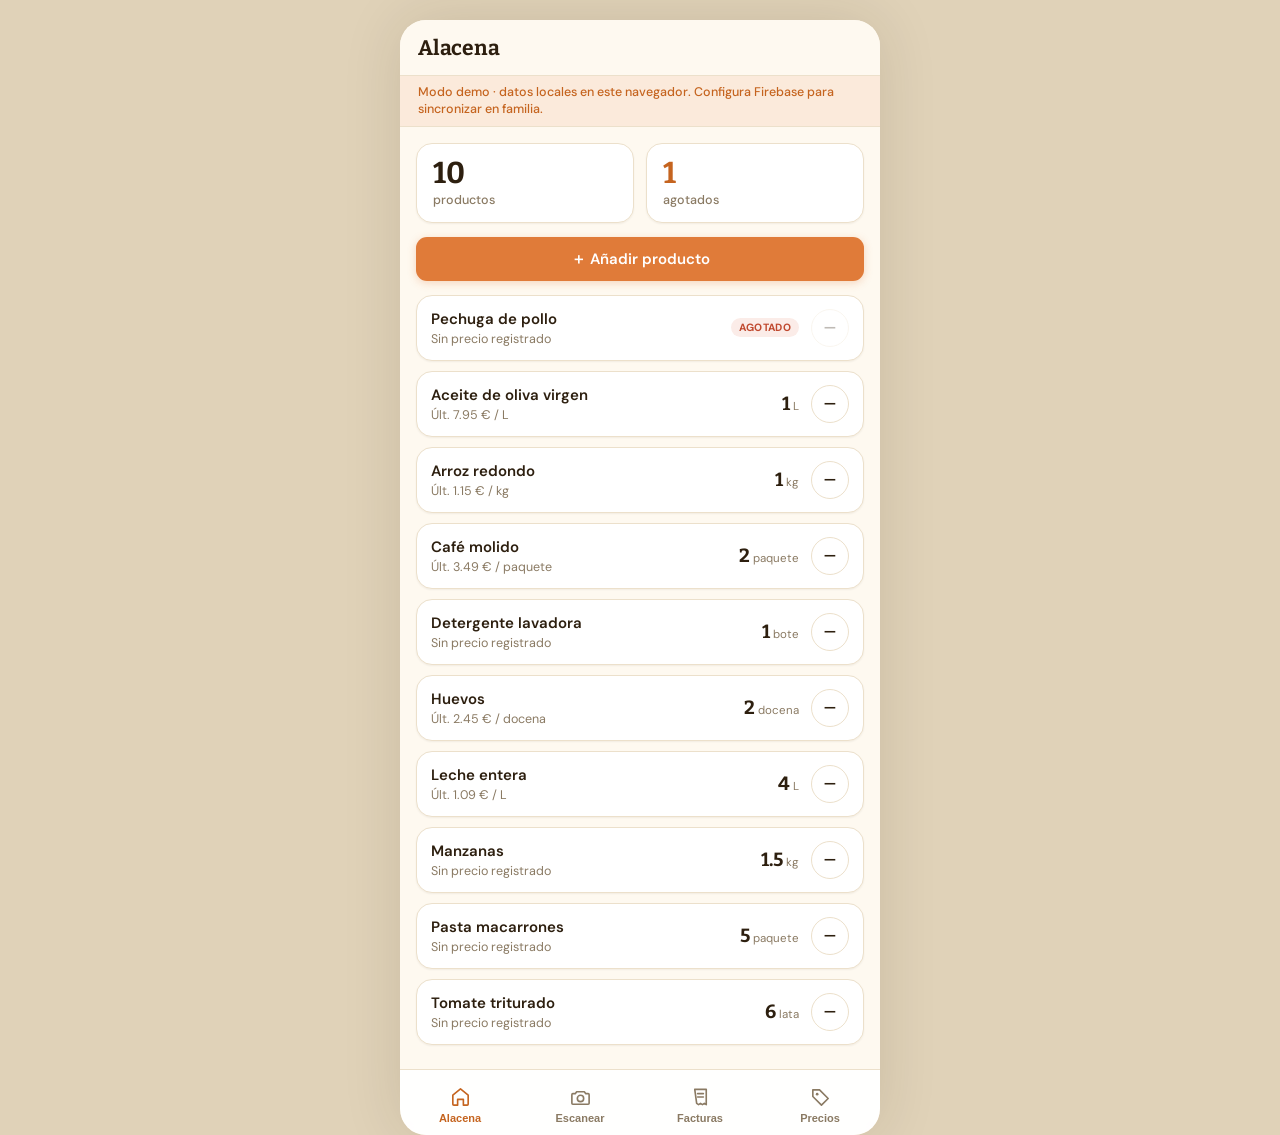
<file: design_handoff_alacena/src/index.html>
<!DOCTYPE html>
<html lang="es">
<head>
  <meta charset="UTF-8" />
  <meta name="viewport" content="width=device-width, initial-scale=1.0, maximum-scale=1.0, viewport-fit=cover" />
  <meta name="theme-color" content="#e07b39" />
  <title>Alacena</title>
  <link rel="preconnect" href="https://fonts.googleapis.com" />
  <link rel="preconnect" href="https://fonts.gstatic.com" crossorigin />
  <link href="https://fonts.googleapis.com/css2?family=Bitter:wght@500;600;700&family=DM+Sans:opsz,wght@9..40,400;9..40,500;9..40,600;9..40,700&display=swap" rel="stylesheet" />
  <link rel="stylesheet" href="styles.css" />
</head>
<body>
  <div id="app" class="booting">
    <header id="topbar">
      <button id="topbar-back" class="topbar-back" hidden aria-label="Volver">←</button>
      <h1 id="topbar-title">Alacena</h1>
    </header>

    <div id="demo-banner" class="demo-banner" hidden>
      <span>Modo demo · datos locales en este navegador. Configura Firebase para sincronizar en familia.</span>
    </div>

    <main id="screen"></main>

    <nav id="bottomnav"></nav>
  </div>

  <script type="module" src="app.js"></script>
</body>
</html>
</file>
<file: design_handoff_alacena/src/styles.css>
/* ==========================================================================
   ALACENA — hoja de estilos (mobile-first, vainilla)
   Paleta cálida de cocina: crema, terracota, marrón.
   ========================================================================== */

:root {
  --bg: #fef9f0;
  --surface: #ffffff;
  --surface-2: #f7efe1;
  --soft: #f0e8d8;
  --line: #ece0cb;
  --primary: #e07b39;
  --primary-dark: #c5641f;
  --primary-soft: #fbeadb;
  --text: #2d1f0f;
  --muted: #8a7a63;
  --up: #c0492f;     /* sube de precio: malo */
  --down: #2f7d4f;   /* baja de precio: bueno */
  --shadow: 0 1px 2px rgba(45, 31, 15, 0.04), 0 6px 18px rgba(45, 31, 15, 0.06);
  --shadow-sm: 0 1px 2px rgba(45, 31, 15, 0.06);
  --radius: 16px;
  --radius-sm: 11px;
  --app-w: 480px;
  --nav-h: 66px;
  --top-h: 56px;
}

* { box-sizing: border-box; }
html, body { margin: 0; padding: 0; height: 100%; }

/* El atributo [hidden] debe ganar siempre a display:flex/grid */
[hidden] { display: none !important; }

/* Iconos SVG de línea */
.icon { display: block; fill: none; stroke: currentColor; stroke-width: 1.7; stroke-linecap: round; stroke-linejoin: round; }

body {
  font-family: "DM Sans", system-ui, sans-serif;
  background: #e9ddc7;
  color: var(--text);
  -webkit-font-smoothing: antialiased;
  text-rendering: optimizeLegibility;
}

/* App frame ----------------------------------------------------------------*/
#app {
  position: relative;
  max-width: var(--app-w);
  margin: 0 auto;
  min-height: 100dvh;
  background: var(--bg);
  display: flex;
  flex-direction: column;
  box-shadow: 0 0 60px rgba(45, 31, 15, 0.12);
  overflow: hidden;
}
#app.booting { visibility: hidden; }

/* Top bar ------------------------------------------------------------------*/
#topbar {
  position: sticky;
  top: 0;
  z-index: 20;
  height: var(--top-h);
  display: flex;
  align-items: center;
  gap: 6px;
  padding: 0 18px;
  padding-top: env(safe-area-inset-top);
  background: var(--bg);
  border-bottom: 1px solid var(--line);
}
#topbar-title {
  font-family: "Bitter", serif;
  font-size: 21px;
  font-weight: 700;
  letter-spacing: -0.01em;
  margin: 0;
  flex: 1;
  white-space: nowrap;
  overflow: hidden;
  text-overflow: ellipsis;
}
.topbar-back {
  border: none;
  background: var(--soft);
  color: var(--text);
  width: 34px; height: 34px;
  border-radius: 10px;
  font-size: 19px;
  cursor: pointer;
  flex: none;
  display: grid;
  place-items: center;
  transition: background .15s;
}
.topbar-back:active { background: var(--line); }

/* Demo banner --------------------------------------------------------------*/
.demo-banner {
  background: var(--primary-soft);
  color: var(--primary-dark);
  font-size: 12.5px;
  font-weight: 500;
  padding: 8px 18px;
  border-bottom: 1px solid var(--line);
  line-height: 1.35;
}

/* Screen container ---------------------------------------------------------*/
#screen {
  flex: 1;
  overflow-y: auto;
  -webkit-overflow-scrolling: touch;
  padding-bottom: calc(var(--nav-h) + env(safe-area-inset-bottom) + 8px);
}
.screen-pad { padding: 16px; }

.loading { padding: 48px 16px; text-align: center; color: var(--muted); }

/* Bottom nav ---------------------------------------------------------------*/
#bottomnav {
  position: absolute;
  bottom: 0; left: 0; right: 0;
  height: calc(var(--nav-h) + env(safe-area-inset-bottom));
  padding-bottom: env(safe-area-inset-bottom);
  display: flex;
  background: rgba(255, 255, 255, 0.92);
  backdrop-filter: blur(12px);
  border-top: 1px solid var(--line);
  z-index: 30;
}
.nav-item {
  flex: 1;
  border: none;
  background: none;
  display: flex;
  flex-direction: column;
  align-items: center;
  justify-content: center;
  gap: 3px;
  cursor: pointer;
  color: var(--muted);
  padding-top: 6px;
  transition: color .15s;
}
.nav-icon { display: grid; place-items: center; color: var(--muted); transition: all .15s; }
.nav-label { font-size: 11px; font-weight: 600; }
.nav-item.active { color: var(--primary-dark); }
.nav-item.active .nav-icon { color: var(--primary-dark); transform: translateY(-1px); }

/* Buttons ------------------------------------------------------------------*/
.btn-primary {
  background: var(--primary);
  color: #fff;
  border: none;
  border-radius: var(--radius-sm);
  font-family: inherit;
  font-size: 15px;
  font-weight: 600;
  padding: 12px 18px;
  cursor: pointer;
  transition: background .15s, transform .05s;
  box-shadow: 0 2px 8px rgba(224, 123, 57, 0.28);
}
.btn-primary:active { transform: translateY(1px); background: var(--primary-dark); }
.btn-primary.block { width: 100%; }
.btn-primary.big { padding: 15px; font-size: 16px; margin-top: 14px; }

.btn-secondary {
  background: var(--primary-soft);
  color: var(--primary-dark);
  border: none;
  border-radius: var(--radius-sm);
  font-family: inherit;
  font-weight: 600;
  font-size: 14px;
  padding: 10px 14px;
  cursor: pointer;
}
.btn-secondary:active { background: #f6dcc4; }

.btn-ghost {
  background: none;
  border: 1.5px solid var(--line);
  color: var(--text);
  border-radius: var(--radius-sm);
  font-family: inherit;
  font-weight: 600;
  font-size: 14px;
  padding: 11px 16px;
  cursor: pointer;
  transition: background .15s;
}
.btn-ghost.block { width: 100%; margin-top: 10px; }
.btn-ghost:active { background: var(--soft); }
.btn-ghost.danger { color: var(--up); border-color: #e8c4bc; }
.btn-ghost.sm, .btn-secondary.sm { padding: 8px 12px; font-size: 13px; }

/* Generic helpers ----------------------------------------------------------*/
.muted { color: var(--muted); }
.sm { font-size: 13px; }
.list { display: flex; flex-direction: column; gap: 10px; margin-top: 14px; }

.notice {
  background: var(--primary-soft);
  color: var(--primary-dark);
  border-radius: var(--radius-sm);
  padding: 11px 13px;
  font-size: 13px;
  line-height: 1.4;
  margin-bottom: 14px;
}
.error-box {
  background: #fbece8;
  color: var(--up);
  border-radius: var(--radius-sm);
  padding: 13px;
  font-size: 13.5px;
  line-height: 1.45;
  white-space: pre-wrap;
  word-break: break-word;
}

/* Empty states -------------------------------------------------------------*/
.empty { text-align: center; padding: 44px 20px; color: var(--text); }
.empty.sm { padding: 22px; }
.empty-icon { display: inline-grid; place-items: center; width: 64px; height: 64px; margin: 0 auto 12px;
  border-radius: 50%; background: var(--surface-2); color: var(--muted); }
.empty p { margin: 4px 0; }
.empty .btn-primary { margin-top: 14px; }

/* ===== PANTRY ============================================================= */
.pantry-summary {
  display: flex;
  gap: 12px;
  margin-bottom: 14px;
}
.stat {
  flex: 1;
  background: var(--surface);
  border: 1px solid var(--line);
  border-radius: var(--radius);
  padding: 14px 16px;
  display: flex;
  flex-direction: column;
  box-shadow: var(--shadow-sm);
}
.stat-num { font-family: "Bitter", serif; font-size: 30px; font-weight: 700; line-height: 1; }
.stat-num.warn { color: var(--primary-dark); }
.stat-label { font-size: 12.5px; color: var(--muted); margin-top: 4px; font-weight: 500; }

.row {
  display: flex;
  align-items: center;
  gap: 12px;
  background: var(--surface);
  border: 1px solid var(--line);
  border-radius: var(--radius);
  padding: 13px 14px;
  box-shadow: var(--shadow-sm);
}
.row-main { flex: 1; min-width: 0; cursor: pointer; }
.row-title { font-weight: 600; font-size: 15px; white-space: nowrap; overflow: hidden; text-overflow: ellipsis; }
.row-sub { font-size: 12.5px; color: var(--muted); margin-top: 2px; }
.row-qty { flex: none; text-align: right; display: flex; align-items: baseline; gap: 3px; min-width: 52px; justify-content: flex-end; }
.qty-num { font-family: "Bitter", serif; font-weight: 700; font-size: 19px; }
.qty-unit { font-size: 11.5px; color: var(--muted); }
.badge-out {
  font-size: 10.5px; font-weight: 700; text-transform: uppercase; letter-spacing: .03em;
  background: #fbece8; color: var(--up); padding: 3px 8px; border-radius: 999px;
}
.consume-btn {
  flex: none;
  width: 38px; height: 38px;
  border-radius: 50%;
  border: 1.5px solid var(--line);
  background: var(--surface);
  color: var(--text);
  font-size: 22px; line-height: 1;
  cursor: pointer;
  display: grid; place-items: center;
  transition: all .12s;
}
.consume-btn:active { background: var(--primary-soft); border-color: var(--primary); }
.consume-btn:disabled { opacity: .3; cursor: default; }

/* Bottom sheet -------------------------------------------------------------*/
.sheet-backdrop {
  position: fixed; inset: 0;
  background: rgba(45, 31, 15, 0.4);
  display: flex; align-items: flex-end;
  z-index: 100;
  animation: fade .2s ease;
}
.sheet {
  width: 100%;
  max-width: var(--app-w);
  margin: 0 auto;
  background: var(--surface);
  border-radius: 22px 22px 0 0;
  padding: 10px 18px calc(22px + env(safe-area-inset-bottom));
  animation: slideup .25s cubic-bezier(.2,.8,.2,1);
}
.sheet-handle { width: 38px; height: 4px; border-radius: 2px; background: var(--line); margin: 6px auto 14px; }
.sheet h3 { font-family: "Bitter", serif; margin: 0 0 14px; font-size: 18px; }
.sheet-actions { display: flex; gap: 10px; margin-top: 18px; }
.sheet-actions .btn-ghost, .sheet-actions .btn-primary { flex: 1; }
@keyframes fade { from { opacity: 0; } }
@keyframes slideup { from { transform: translateY(100%); } }

/* Form fields --------------------------------------------------------------*/
.field { display: flex; flex-direction: column; gap: 5px; flex: 1; }
.field > span { font-size: 12.5px; font-weight: 600; color: var(--muted); }
.field input, .meta-row input, .search-bar input {
  font-family: inherit;
  font-size: 15px;
  color: var(--text);
  background: var(--surface-2);
  border: 1.5px solid var(--line);
  border-radius: var(--radius-sm);
  padding: 11px 13px;
  width: 100%;
  transition: border-color .15s, background .15s;
}
.field input:focus, .meta-row input:focus, .search-bar input:focus {
  outline: none;
  border-color: var(--primary);
  background: var(--surface);
}
.field-row { display: flex; gap: 12px; margin-top: 12px; }

/* ===== SCAN =============================================================== */
.dropzone {
  display: flex; flex-direction: column; align-items: center; justify-content: center;
  gap: 4px;
  border: 2px dashed #d9c39e;
  border-radius: var(--radius);
  background: var(--surface);
  padding: 34px 20px;
  cursor: pointer;
  text-align: center;
  transition: all .15s;
}
.dropzone:active { background: var(--surface-2); border-color: var(--primary); }
.dropzone.compact { padding: 16px; flex-direction: row; gap: 10px; }
.dropzone.compact .dz-sub { display: none; }
.dropzone.compact .dz-icon { transform: scale(0.6); }
.dz-icon { color: var(--primary); margin-bottom: 6px; display: grid; place-items: center; }
.dz-title { font-weight: 600; font-size: 15px; }
.dz-sub { font-size: 12.5px; color: var(--muted); }

.receipt-preview {
  width: 100%;
  max-height: 200px;
  object-fit: contain;
  border-radius: var(--radius-sm);
  margin-top: 12px;
  background: var(--surface-2);
  border: 1px solid var(--line);
}

.scanning {
  display: flex; align-items: center; gap: 10px;
  padding: 16px; margin-top: 14px;
  background: var(--surface); border: 1px solid var(--line);
  border-radius: var(--radius-sm); font-weight: 500; color: var(--primary-dark);
}
.spinner {
  width: 18px; height: 18px;
  border: 2.5px solid var(--primary-soft);
  border-top-color: var(--primary);
  border-radius: 50%;
  animation: spin .7s linear infinite;
}
@keyframes spin { to { transform: rotate(360deg); } }

.result-head { display: flex; align-items: baseline; justify-content: space-between; margin: 20px 0 4px; }
.result-head h3 { font-family: "Bitter", serif; font-size: 17px; margin: 0; }
.meta-row { display: flex; gap: 12px; margin: 12px 0; }

.lines { display: flex; flex-direction: column; gap: 10px; margin-top: 8px; }
.line-card {
  background: var(--surface);
  border: 1px solid var(--line);
  border-radius: var(--radius-sm);
  padding: 10px;
  box-shadow: var(--shadow-sm);
}
.line-name { font-weight: 600; margin-bottom: 8px; }
.line-fields { display: flex; gap: 7px; align-items: center; }
.line-qty { width: 58px; flex: none; text-align: center; }
.line-unit { width: 62px; flex: none; }
.price-input { position: relative; flex: 1; display: flex; align-items: center; }
.price-input input { padding-right: 22px; }
.price-input span { position: absolute; right: 11px; color: var(--muted); font-size: 13px; pointer-events: none; }
.line-card input {
  font-family: inherit; font-size: 14px; color: var(--text);
  background: var(--surface-2); border: 1.5px solid var(--line);
  border-radius: 9px; padding: 9px 10px; width: 100%;
}
.line-card input:focus { outline: none; border-color: var(--primary); background: var(--surface); }
.line-del {
  flex: none; width: 34px; height: 34px; border-radius: 9px;
  border: 1.5px solid var(--line); background: var(--surface);
  color: var(--muted); cursor: pointer; font-size: 13px;
}
.line-del:active { background: #fbece8; color: var(--up); border-color: #e8c4bc; }

.total-row {
  display: flex; align-items: center; justify-content: space-between;
  margin-top: 16px; padding: 12px 14px;
  background: var(--surface-2); border-radius: var(--radius-sm);
  font-weight: 600;
}
.total-row input {
  width: 100px; text-align: right; font-family: "Bitter", serif; font-weight: 700; font-size: 17px;
  background: var(--surface); border: 1.5px solid var(--line); border-radius: 9px; padding: 8px 10px;
}
.total-row input:focus { outline: none; border-color: var(--primary); }

/* ===== PRODUCT DETAIL ===================================================== */
.detail-stock {
  background: var(--surface); border: 1px solid var(--line);
  border-radius: var(--radius); padding: 18px; box-shadow: var(--shadow);
  text-align: center;
}
.ds-label { font-size: 12.5px; font-weight: 600; color: var(--muted); text-transform: uppercase; letter-spacing: .04em; }
.ds-stepper { display: flex; align-items: center; justify-content: center; gap: 22px; margin: 12px 0 16px; }
.step-btn {
  width: 46px; height: 46px; border-radius: 50%;
  border: none; background: var(--primary-soft); color: var(--primary-dark);
  font-size: 26px; line-height: 1; cursor: pointer; display: grid; place-items: center;
  transition: transform .05s;
}
.step-btn:active { transform: scale(0.92); }
.ds-qty { font-family: "Bitter", serif; font-size: 38px; font-weight: 700; min-width: 90px; }
.ds-unit { font-size: 16px; color: var(--muted); font-family: "DM Sans"; font-weight: 500; }
.ds-set { display: flex; gap: 8px; align-items: center; justify-content: center; }
.ds-set input { width: 86px; text-align: center; }

.card {
  background: var(--surface); border: 1px solid var(--line);
  border-radius: var(--radius); padding: 16px; box-shadow: var(--shadow-sm);
  margin-top: 14px;
}
.card-title { font-weight: 700; font-size: 15px; margin-bottom: 3px; }
.portion-card { display: flex; flex-direction: column; gap: 14px; }
.portion-controls { display: flex; align-items: center; gap: 10px; }
.portion-controls input { width: 64px; text-align: center; font-family: inherit; font-size: 15px;
  background: var(--surface-2); border: 1.5px solid var(--line); border-radius: 9px; padding: 9px; }
.portion-controls input:focus { outline: none; border-color: var(--primary); }
.portion-controls .btn-secondary { margin-left: auto; }

.prices-section { margin-top: 22px; }
.spark-wrap { background: var(--surface); border: 1px solid var(--line); border-radius: var(--radius);
  padding: 14px; margin-top: 8px; box-shadow: var(--shadow-sm); }
.spark { width: 100%; height: 90px; display: block; }
.spark-labels { display: flex; justify-content: space-between; font-size: 11.5px; color: var(--muted); margin-top: 6px; }

.price-history { margin-top: 12px; display: flex; flex-direction: column; }
.ph-row {
  display: grid; grid-template-columns: 1fr auto auto; gap: 12px; align-items: center;
  padding: 12px 4px; border-bottom: 1px solid var(--line);
}
.ph-row:last-child { border-bottom: none; }
.ph-date { font-size: 13.5px; color: var(--muted); }
.ph-price { font-family: "Bitter", serif; font-weight: 700; font-size: 15px; }
.ph-unit { font-family: "DM Sans"; font-weight: 400; font-size: 11px; color: var(--muted); }
.ph-change { font-size: 13px; font-weight: 700; min-width: 56px; text-align: right; color: var(--muted); }
.ph-change.up { color: var(--up); }
.ph-change.down { color: var(--down); }

/* ===== RECEIPTS =========================================================== */
.receipt-card { background: var(--surface); border: 1px solid var(--line); border-radius: var(--radius);
  box-shadow: var(--shadow-sm); overflow: hidden; }
.receipt-head { display: flex; align-items: center; gap: 12px; padding: 14px; cursor: pointer; }
.receipt-store { font-weight: 700; font-size: 15px; }
.receipt-date { font-size: 12.5px; margin-top: 2px; text-transform: capitalize; }
.receipt-total { margin-left: auto; text-align: right; display: flex; flex-direction: column; }
.receipt-total > span:first-child { font-family: "Bitter", serif; font-weight: 700; font-size: 17px; }
.chevron { color: var(--muted); transition: transform .2s; flex: none; }
.chevron.open { transform: rotate(180deg); }
.receipt-body { padding: 0 14px 14px; border-top: 1px solid var(--line); }
.receipt-lines { padding: 4px 0; }
.rline { display: grid; grid-template-columns: 1fr auto auto; gap: 12px; padding: 9px 0; border-bottom: 1px dashed var(--line); font-size: 14px; }
.rline:last-child { border-bottom: none; }
.rline-qty { white-space: nowrap; }
.rline-price { font-weight: 600; min-width: 56px; text-align: right; }
.receipt-body .btn-ghost { margin-top: 10px; }

/* ===== PRICES ============================================================= */
.search-bar { margin-bottom: 4px; }
.price-card { background: var(--surface); border: 1px solid var(--line); border-radius: var(--radius);
  padding: 14px; box-shadow: var(--shadow-sm); cursor: pointer; }
.pc-head { display: flex; align-items: flex-start; justify-content: space-between; gap: 12px; }
.pc-name { font-weight: 700; font-size: 15px; }
.pc-right { text-align: right; flex: none; min-width: 70px; }
.pc-latest { font-family: "Bitter", serif; font-weight: 700; font-size: 18px; white-space: nowrap; }
.pc-trend { font-size: 12.5px; font-weight: 700; color: var(--muted); margin-top: 1px; }
.pc-trend.up { color: var(--up); }
.pc-trend.down { color: var(--down); }
.pc-timeline { margin-top: 12px; padding-top: 12px; border-top: 1px solid var(--line); display: flex; flex-direction: column; gap: 9px; }
.tl-item { display: grid; grid-template-columns: 14px auto 1fr auto; gap: 10px; align-items: center; font-size: 13.5px; }
.tl-dot { width: 8px; height: 8px; border-radius: 50%; background: var(--line); margin: 0 3px; }
.tl-dot.latest { background: var(--primary); box-shadow: 0 0 0 3px var(--primary-soft); }
.tl-date { color: var(--muted); white-space: nowrap; }
.tl-price { font-weight: 600; }
.tl-change { text-align: right; font-weight: 700; color: var(--muted); min-width: 48px; }
.tl-change.up { color: var(--up); }
.tl-change.down { color: var(--down); }

/* Desktop refinement -------------------------------------------------------*/
@media (min-width: 520px) {
  body { padding: 20px 0; background: #e0d2b8; }
  #app { min-height: calc(100dvh - 40px); border-radius: 26px; }
  #bottomnav { border-radius: 0 0 26px 26px; }
}
</file>
